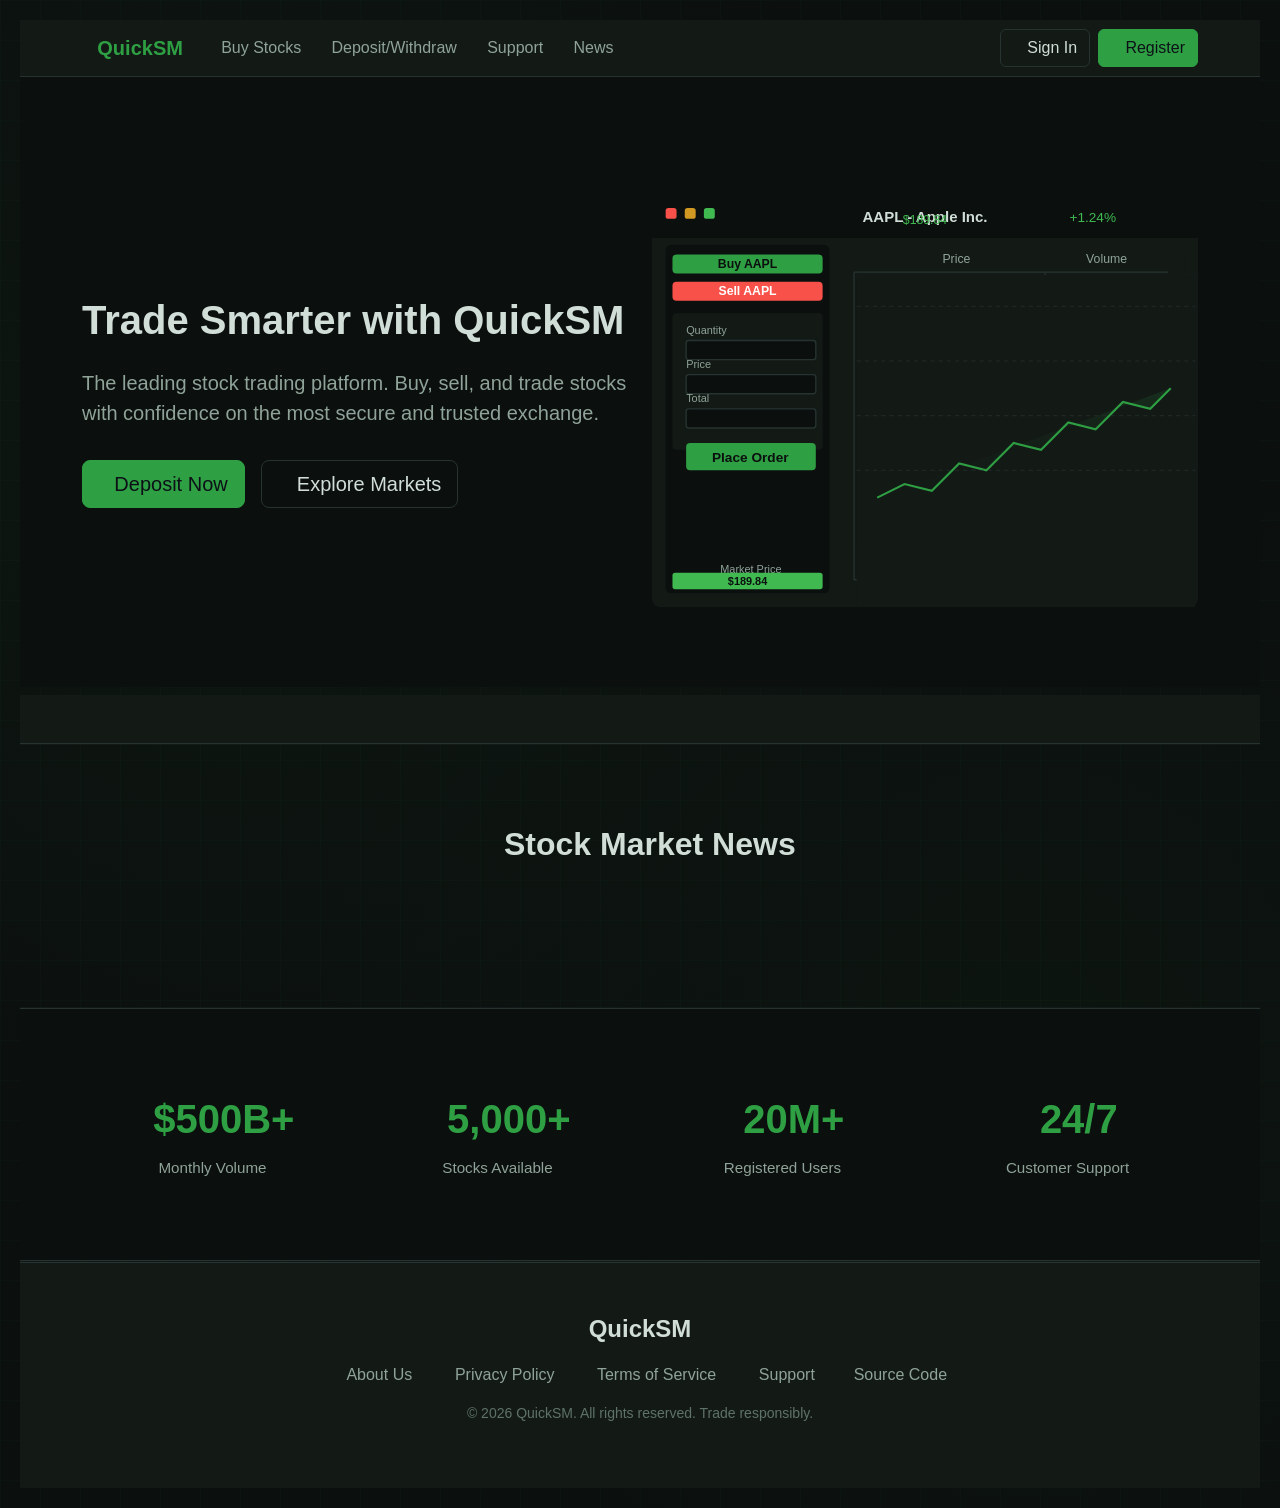
<file: index.html>
<!DOCTYPE html>
<html lang="en">
<head>
    <meta charset="UTF-8">
    <meta name="viewport" content="width=device-width, initial-scale=1.0">
    <title>Loading - QuickSM</title>
    <meta http-equiv="refresh" content="0;url=QuickSM/main.html">
</head>
<body>
    <p>Redirecting to QuickSM...</p>
</body>
</html>
</file>
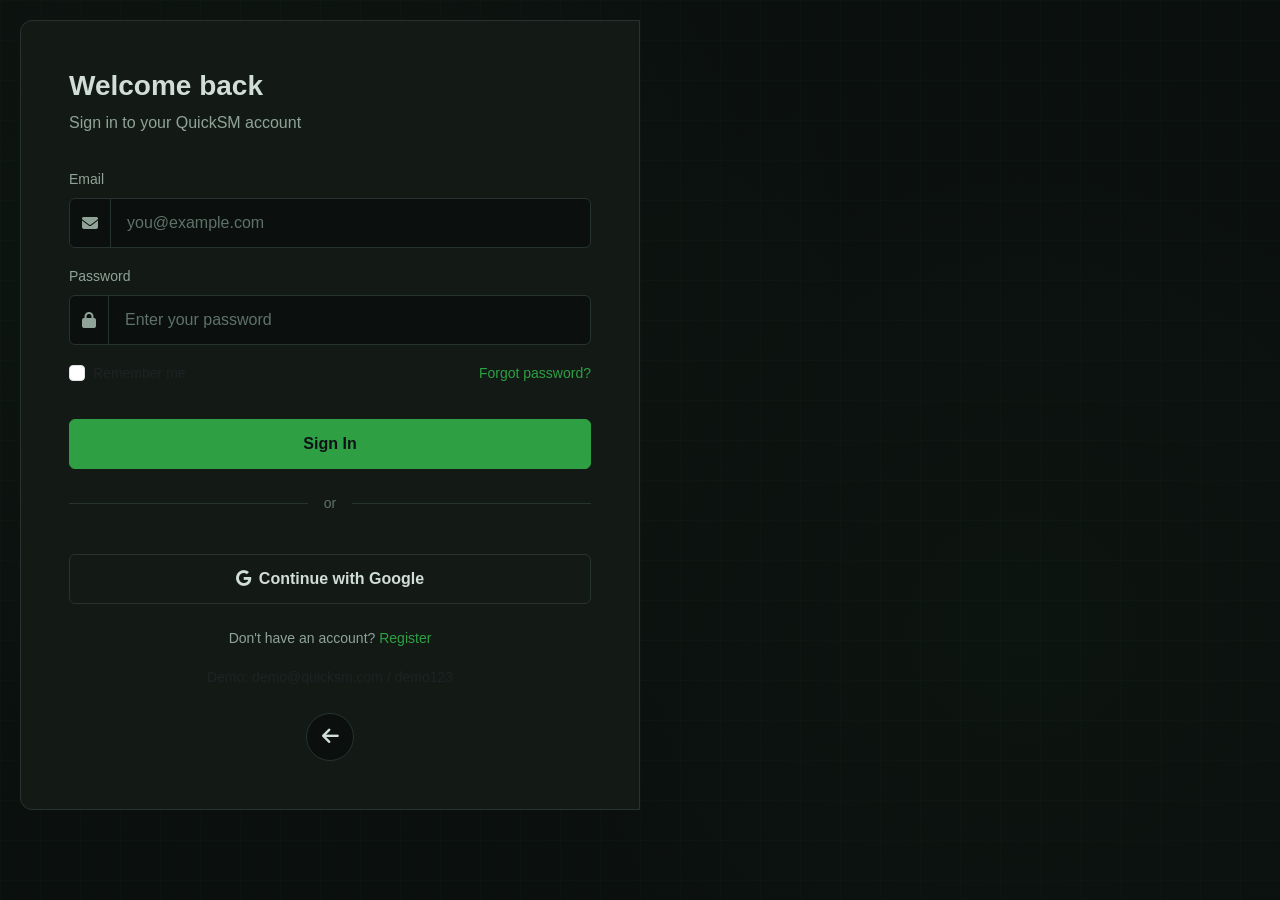
<file: QuickSM/account.html>
<!DOCTYPE html>
<html lang="en">
<head>
    <meta charset="UTF-8">
    <meta name="viewport" content="width=device-width, initial-scale=1.0">
    <title>QuickSM - Account</title>
    <link href="https://cdn.jsdelivr.net/npm/bootstrap@5.3.0/dist/css/bootstrap.min.css" rel="stylesheet">
    <link rel="stylesheet" href="https://cdnjs.cloudflare.com/ajax/libs/font-awesome/6.4.0/css/all.min.css">
    <link rel="stylesheet" href="../Style/base.css">
    <link rel="stylesheet" href="../Style/main.css">
    <link rel="stylesheet" href="../Style/auth.css">
    <link rel="stylesheet" href="../Style/account.css">
</head>
<body>
    <script>
        if (!localStorage.getItem('currentUser')) {
            window.location.href = 'auth.html';
        }
    </script>
    <div class="auth-container">
    <!-- Navigation -->
    <nav class="navbar navbar-expand-lg">
        <div class="container">
            <a class="navbar-brand fw-bold" href="main.html">
                <i class="fa-solid fa-chart-line me-2"></i>QuickSM
            </a>
            <button class="navbar-toggler" type="button" data-bs-toggle="collapse" data-bs-target="#navbarNav">
                <span class="navbar-toggler-icon"></span>
            </button>
            <div class="collapse navbar-collapse" id="navbarNav">
                <ul class="navbar-nav me-auto mb-2 mb-lg-0">
                    <li class="nav-item"><a class="nav-link" href="trade.html"><i class="fa-solid fa-cart-shopping me-1"></i> Buy Stocks</a></li>
                    <li class="nav-item"><a class="nav-link" href="deposit-withdraw.html"><i class="fa-solid fa-money-bill-transfer me-1"></i> Deposit/Withdraw</a></li>
                    <li class="nav-item"><a class="nav-link" href="support.html"><i class="fa-solid fa-life-ring me-1"></i> Support</a></li>
                    <li class="nav-item"><a class="nav-link" href="news.html"><i class="fa-solid fa-newspaper me-1"></i> News</a></li>
                </ul>
                <div class="d-flex gap-2" id="authSection"></div>
            </div>
        </div>
    </nav>

    <div class="container py-5">
        <div class="row justify-content-center">
            <div class="col-md-8 col-lg-6">
                <div class="account-card text-center">
                    <div class="profile-pic">
                        <i class="fa-solid fa-circle-user"></i>
                    </div>
                    <h3 class="profile-name" id="profileName">Demo User</h3>
                    <p class="profile-email text-muted" id="profileEmail">demo@quicksm.com</p>
                </div>

                <div class="account-card">
                    <h5 class="mb-4">Edit Profile</h5>
                    <form id="account-form">
                        <div class="mb-3">
                            <label class="form-label">Full Name</label>
                            <div class="input-group">
                                <span class="input-group-text" style="background-color: var(--color-bg); border-color: var(--color-border); color: var(--color-text-secondary);"><i class="fa-solid fa-user"></i></span>
                                <input type="text" class="form-control" id="editName" placeholder="John Doe">
                            </div>
                        </div>
                        <div class="mb-3">
                            <label class="form-label">Email</label>
                            <div class="input-group">
                                <span class="input-group-text" style="background-color: var(--color-bg); border-color: var(--color-border); color: var(--color-text-secondary);"><i class="fa-solid fa-envelope"></i></span>
                                <input type="email" class="form-control" id="editEmail" placeholder="you@example.com">
                            </div>
                        </div>
                        <div class="mb-3">
                            <label class="form-label">New Password</label>
                            <div class="input-group">
                                <span class="input-group-text" style="background-color: var(--color-bg); border-color: var(--color-border); color: var(--color-text-secondary);"><i class="fa-solid fa-lock"></i></span>
                                <input type="password" class="form-control" id="editPassword" placeholder="Leave blank to keep current">
                            </div>
                            <div class="form-text text-muted">Leave blank if you don't want to change your password.</div>
                        </div>
                        <div class="d-flex gap-2 mt-4">
                            <button type="submit" class="btn btn-primary flex-fill"><i class="fa-solid fa-check me-1"></i> Save Changes</button>
                            <button type="button" class="btn btn-outline-secondary flex-fill" id="discardBtn"><i class="fa-solid fa-xmark me-1"></i> Discard Changes</button>
                        </div>
                    </form>
                </div>

                <div class="account-card">
                    <h5 class="mb-4">Account Information</h5>
                    <div class="row g-3">
                        <div class="col-md-6">
                            <div class="info-box">
                                <div class="info-icon"><i class="fa-solid fa-calendar-check"></i></div>
                                <div class="info-content">
                                    <div class="info-label">Member Since</div>
                                    <div class="info-value">August 2026</div>
                                </div>
                            </div>
                        </div>
                        <div class="col-md-6">
                            <div class="info-box">
                                <div class="info-icon"><i class="fa-solid fa-chart-line"></i></div>
                                <div class="info-content">
                                    <div class="info-label">Total Trades</div>
                                    <div class="info-value">142</div>
                                </div>
                            </div>
                        </div>
                        <div class="col-md-6">
                            <div class="info-box">
                                <div class="info-icon"><i class="fa-solid fa-trophy"></i></div>
                                <div class="info-content">
                                    <div class="info-label">Win Rate</div>
                                    <div class="info-value">68.5%</div>
                                </div>
                            </div>
                        </div>
                        <div class="col-md-6">
                            <div class="info-box">
                                <div class="info-icon"><i class="fa-solid fa-star"></i></div>
                                <div class="info-content">
                                    <div class="info-label">Account Level</div>
                                    <div class="info-value">Gold</div>
                                </div>
                            </div>
                        </div>
                        <div class="col-md-6">
                            <div class="info-box">
                                <div class="info-icon"><i class="fa-solid fa-shield-halved"></i></div>
                                <div class="info-content">
                                    <div class="info-label">Security</div>
                                    <div class="info-value">2FA Enabled</div>
                                </div>
                            </div>
                        </div>
                        <div class="col-md-6">
                            <div class="info-box">
                                <div class="info-icon"><i class="fa-solid fa-globe"></i></div>
                                <div class="info-content">
                                    <div class="info-label">Region</div>
                                    <div class="info-value">Vietnam</div>
                                </div>
                            </div>
                        </div>
                    </div>
                </div>
            </div>
        </div>
    </div>

    <script src="https://cdn.jsdelivr.net/npm/bootstrap@5.3.0/dist/js/bootstrap.bundle.min.js"></script>
    <script src="../script/userData.js"></script>
    <script src="../script/account.js"></script>
</body>
</html>
</file>
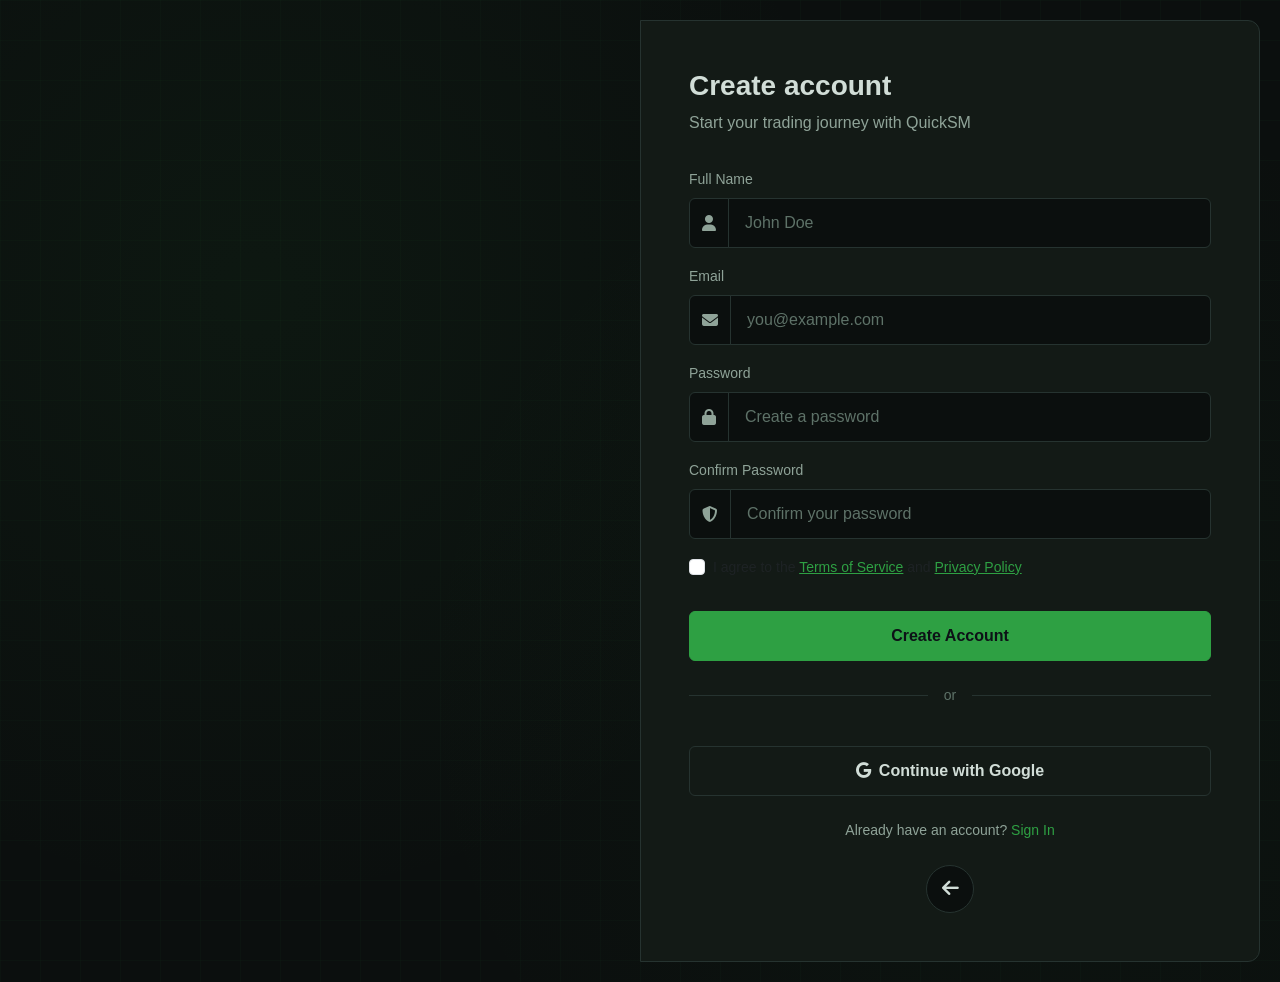
<file: QuickSM/auth-register.html>
<!DOCTYPE html>
<html lang="en">
<head>
    <meta charset="UTF-8">
    <meta name="viewport" content="width=device-width, initial-scale=1.0">
    <title>QuickSM - Register</title>
    <link href="https://cdn.jsdelivr.net/npm/bootstrap@5.3.0/dist/css/bootstrap.min.css" rel="stylesheet">
    <link rel="stylesheet" href="https://cdnjs.cloudflare.com/ajax/libs/font-awesome/6.4.0/css/all.min.css">
    <link rel="stylesheet" href="../Style/base.css">
    <link rel="stylesheet" href="../Style/main.css">
    <link rel="stylesheet" href="../Style/auth.css">
</head>
<body>
    <div class="auth-container">
        <div class="row g-0 w-100">
            <div class="col-md-6 offset-md-6">
                <div class="auth-card register">
                    <h2 class="auth-title">Create account</h2>
                    <p class="auth-subtitle">Start your trading journey with QuickSM</p>
                    <form id="register-form">
                                        <div class="mb-3">
                                            <label class="form-label">Full Name</label>
                                            <div class="input-group">
                                                <span class="input-group-text" style="background-color: var(--color-bg); border-color: var(--color-border); color: var(--color-text-secondary);"><i class="fa-solid fa-user"></i></span>
                                                <input type="text" class="form-control" placeholder="John Doe">
                                            </div>
                                            <div class="invalid-feedback">Full name must contain only letters and spaces</div>
                                        </div>
                                        <div class="mb-3">
                                            <label class="form-label">Email</label>
                                            <div class="input-group">
                                                <span class="input-group-text" style="background-color: var(--color-bg); border-color: var(--color-border); color: var(--color-text-secondary);"><i class="fa-solid fa-envelope"></i></span>
                                                <input type="email" class="form-control" placeholder="you@example.com">
                                            </div>
                                            <div class="invalid-feedback">Please enter a valid email address</div>
                                        </div>
                                        <div class="mb-3">
                                            <label class="form-label">Password</label>
                                            <div class="input-group">
                                                <span class="input-group-text" style="background-color: var(--color-bg); border-color: var(--color-border); color: var(--color-text-secondary);"><i class="fa-solid fa-lock"></i></span>
                                                <input type="password" class="form-control" placeholder="Create a password">
                                            </div>
                                            <div class="invalid-feedback">Password must be at least 6 characters and contain both letters and numbers</div>
                                        </div>
                                        <div class="mb-3">
                                            <label class="form-label">Confirm Password</label>
                                            <div class="input-group">
                                                <span class="input-group-text" style="background-color: var(--color-bg); border-color: var(--color-border); color: var(--color-text-secondary);"><i class="fa-solid fa-shield-halved"></i></span>
                                                <input type="password" class="form-control" placeholder="Confirm your password">
                                            </div>
                                            <div class="invalid-feedback">Passwords do not match</div>
                                        </div>
                        <div class="form-check mb-3">
                            <input class="form-check-input" type="checkbox" id="agreeTerms">
                            <label class="form-check-label text-muted" for="agreeTerms" style="font-size: 0.875rem;">
                                I agree to the <a href="terms.html" style="color: var(--color-primary);">Terms of Service</a> and <a href="privacy.html" style="color: var(--color-primary);">Privacy Policy</a>
                            </label>
                        </div>
                        <button type="submit" class="btn btn-primary btn-auth">Create Account</button>
                    </form>
                    <div class="divider">or</div>
                                    <button type="button" class="btn btn-outline-secondary btn-auth"><i class="fa-brands fa-google me-2"></i>Continue with Google</button>
                    <div class="auth-footer">
                        Already have an account? <a href="auth.html">Sign In</a>
                    </div>
                    <div class="text-center">
                        <a href="../index.html" class="back-btn"><i class="fa-solid fa-arrow-left"></i></a>
                    </div>
                </div>
            </div>
        </div>
    </div>

    <script src="https://cdn.jsdelivr.net/npm/bootstrap@5.3.0/dist/js/bootstrap.bundle.min.js"></script>
    <script src="../script/userData.js"></script>
</body>
</html>
</file>
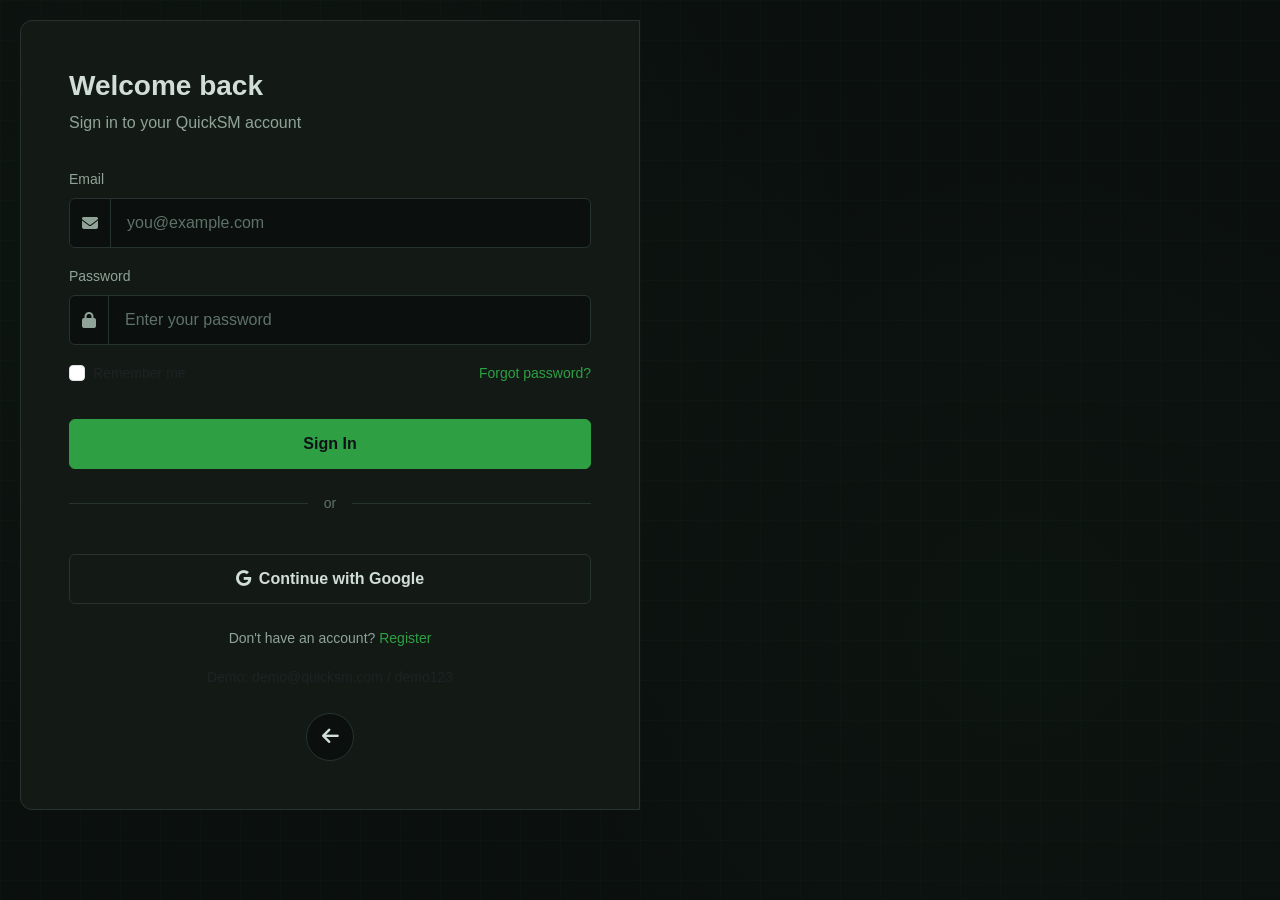
<file: QuickSM/auth.html>
<!DOCTYPE html>
<html lang="en">
<head>
    <meta charset="UTF-8">
    <meta name="viewport" content="width=device-width, initial-scale=1.0">
    <title>QuickSM - Sign In</title>
    <link href="https://cdn.jsdelivr.net/npm/bootstrap@5.3.0/dist/css/bootstrap.min.css" rel="stylesheet">
    <link rel="stylesheet" href="https://cdnjs.cloudflare.com/ajax/libs/font-awesome/6.4.0/css/all.min.css">
    <link rel="stylesheet" href="../Style/base.css">
    <link rel="stylesheet" href="../Style/main.css">
    <link rel="stylesheet" href="../Style/auth.css">
</head>
<body>
    <div class="auth-container">
        <div class="row g-0 w-100">
            <div class="col-md-6">
                <div class="auth-card login">
                    <h2 class="auth-title">Welcome back</h2>
                    <p class="auth-subtitle">Sign in to your QuickSM account</p>
                                    <form id="signin-form">
                                        <div class="mb-3">
                                            <label class="form-label">Email</label>
                                            <div class="input-group">
                                                <span class="input-group-text" style="background-color: var(--color-bg); border-color: var(--color-border); color: var(--color-text-secondary);"><i class="fa-solid fa-envelope"></i></span>
                                                <input type="email" class="form-control" placeholder="you@example.com">
                                            </div>
                                        </div>
                                        <div class="mb-3">
                                            <label class="form-label">Password</label>
                                            <div class="input-group">
                                                <span class="input-group-text" style="background-color: var(--color-bg); border-color: var(--color-border); color: var(--color-text-secondary);"><i class="fa-solid fa-lock"></i></span>
                                                <input type="password" class="form-control" placeholder="Enter your password">
                                            </div>
                                        </div>
                        <div class="d-flex justify-content-between align-items-center mb-3">
                            <div class="form-check">
                                <input class="form-check-input" type="checkbox" id="rememberMe">
                                <label class="form-check-label text-muted" for="rememberMe" style="font-size: 0.875rem;">
                                    Remember me
                                </label>
                            </div>
                            <a href="#" class="text-decoration-none" style="color: var(--color-primary); font-size: 0.875rem;">Forgot password?</a>
                        </div>
                        <button type="submit" class="btn btn-primary btn-auth">Sign In</button>
                    </form>
                    <div class="divider">or</div>
                                    <button type="button" class="btn btn-outline-secondary btn-auth"><i class="fa-brands fa-google me-2"></i>Continue with Google</button>
                    <div class="auth-footer">
                        Don't have an account? <a href="auth-register.html">Register</a>
                    </div>
                    <div class="text-center mt-3">
                        <small class="text-muted">Demo: demo@quicksm.com / demo123</small>
                    </div>
                    <div class="text-center">
                        <a href="../index.html" class="back-btn"><i class="fa-solid fa-arrow-left"></i></a>
                    </div>
                </div>
            </div>
        </div>
    </div>

    <script src="https://cdn.jsdelivr.net/npm/bootstrap@5.3.0/dist/js/bootstrap.bundle.min.js"></script>
    <script src="../script/userData.js"></script>
</body>
</html>
</file>
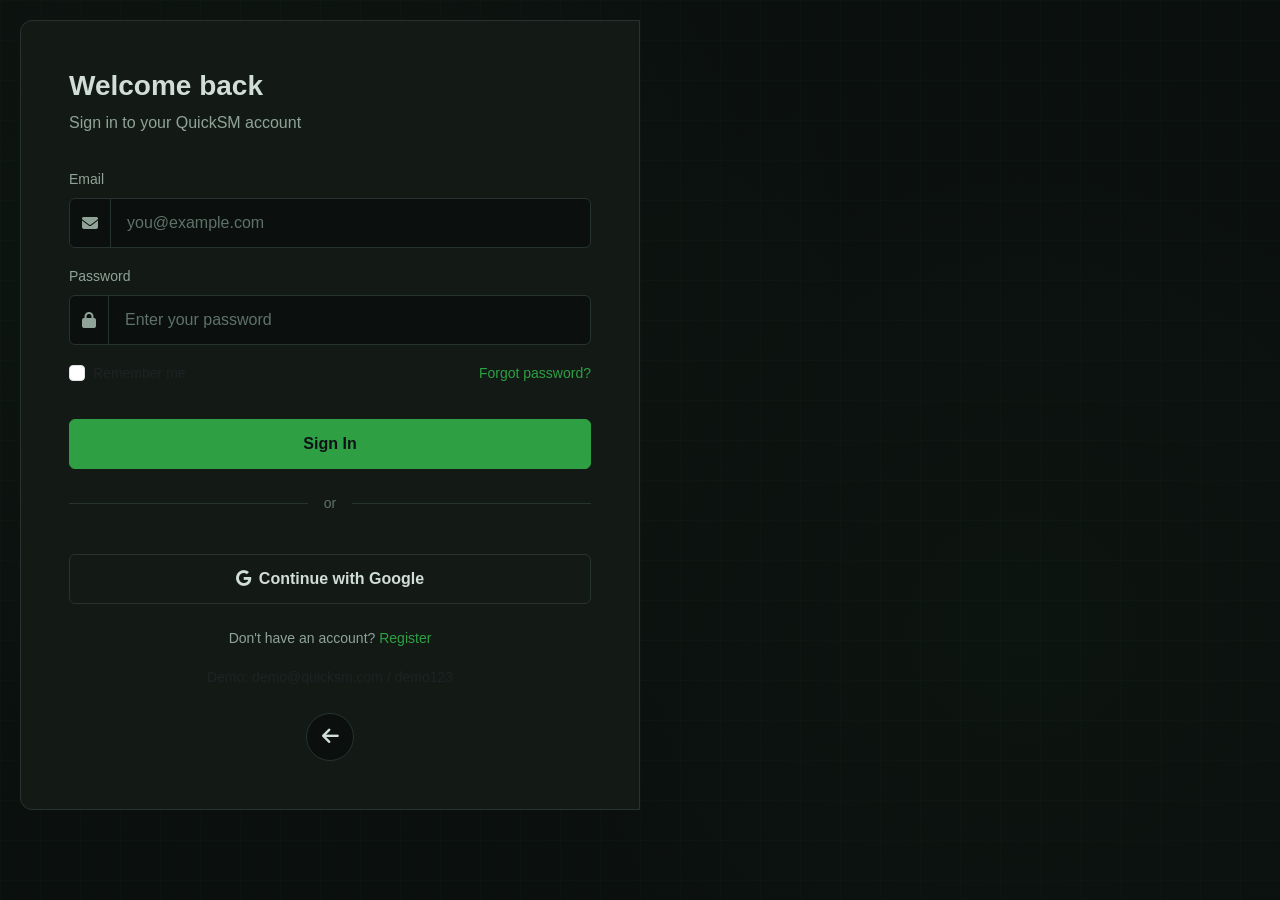
<file: QuickSM/deposit-withdraw.html>
<!DOCTYPE html>
<html lang="en">
<head>
    <meta charset="UTF-8">
    <meta name="viewport" content="width=device-width, initial-scale=1.0">
    <title>QuickSM - Deposit / Withdraw</title>
    <link href="https://cdn.jsdelivr.net/npm/bootstrap@5.3.0/dist/css/bootstrap.min.css" rel="stylesheet">
    <link rel="stylesheet" href="https://cdnjs.cloudflare.com/ajax/libs/font-awesome/6.4.0/css/all.min.css">
    <link rel="stylesheet" href="../Style/base.css">
    <link rel="stylesheet" href="../Style/main.css">
    <link rel="stylesheet" href="../Style/auth.css">
    <link rel="stylesheet" href="../Style/deposit.css">
</head>
<body>
    <script>
        if (!localStorage.getItem('currentUser')) {
            window.location.href = 'auth.html';
        }
    </script>
    <div class="auth-container">
    <!-- Navigation -->
    <nav class="navbar navbar-expand-lg">
        <div class="container">
            <a class="navbar-brand fw-bold" href="main.html">
                <i class="fa-solid fa-chart-line me-2"></i>QuickSM
            </a>
            <button class="navbar-toggler" type="button" data-bs-toggle="collapse" data-bs-target="#navbarNav">
                <span class="navbar-toggler-icon"></span>
            </button>
            <div class="collapse navbar-collapse" id="navbarNav">
                <ul class="navbar-nav me-auto mb-2 mb-lg-0">
                    <li class="nav-item"><a class="nav-link" href="main.html"><i class="fa-solid fa-cart-shopping me-1"></i> Buy Stocks</a></li>
                    <li class="nav-item"><a class="nav-link" href="deposit-withdraw.html"><i class="fa-solid fa-money-bill-transfer me-1"></i> Deposit/Withdraw</a></li>
                    <li class="nav-item"><a class="nav-link" href="support.html"><i class="fa-solid fa-life-ring me-1"></i> Support</a></li>
                    <li class="nav-item"><a class="nav-link" href="news.html"><i class="fa-solid fa-newspaper me-1"></i> News</a></li>
                </ul>
                <div class="d-flex gap-2" id="authSection"></div>
            </div>
        </div>
    </nav>

        <div class="row g-0 w-100">
            <div class="col-md-6 offset-md-3">
                <div class="auth-card deposit-card">
                    <h2 class="auth-title">Deposit / Withdraw</h2>
                    <p class="auth-subtitle">Manage your funds securely</p>

                    <div class="action-toggle">
                        <button class="toggle-btn active" id="depositBtn">Deposit</button>
                        <button class="toggle-btn" id="withdrawBtn">Withdraw</button>
                    </div>

                    <form id="deposit-form">
                        <div class="mb-3">
                            <label class="form-label">Full Name</label>
                            <div class="input-group">
                                <span class="input-group-text" style="background-color: var(--color-bg); border-color: var(--color-border); color: var(--color-text-secondary);"><i class="fa-solid fa-user"></i></span>
                                <input type="text" class="form-control" placeholder="John Doe" required>
                            </div>
                        </div>

                        <div class="mb-3">
                            <label class="form-label">Password</label>
                            <div class="input-group">
                                <span class="input-group-text" style="background-color: var(--color-bg); border-color: var(--color-border); color: var(--color-text-secondary);"><i class="fa-solid fa-lock"></i></span>
                                <input type="password" class="form-control" placeholder="Enter your password" required>
                            </div>
                        </div>

                        <div class="mb-3">
                            <label class="form-label">Credit Card Number</label>
                            <div class="input-group">
                                <span class="input-group-text" style="background-color: var(--color-bg); border-color: var(--color-border); color: var(--color-text-secondary);"><i class="fa-solid fa-credit-card"></i></span>
                                <input type="text" class="form-control" placeholder="1234 5678 9012 3456" maxlength="19" required>
                            </div>
                        </div>

                        <div class="row">
                            <div class="col-6 mb-3">
                                <label class="form-label">Expiry Date</label>
                                <div class="input-group">
                                    <span class="input-group-text" style="background-color: var(--color-bg); border-color: var(--color-border); color: var(--color-text-secondary);"><i class="fa-solid fa-calendar"></i></span>
                                    <input type="text" class="form-control" placeholder="MM/YY" maxlength="5" required>
                                </div>
                            </div>
                            <div class="col-6 mb-3">
                                <label class="form-label">CVV</label>
                                <div class="input-group">
                                    <span class="input-group-text" style="background-color: var(--color-bg); border-color: var(--color-border); color: var(--color-text-secondary);"><i class="fa-solid fa-shield-halved"></i></span>
                                    <input type="text" class="form-control" placeholder="123" maxlength="3" required>
                                </div>
                            </div>
                        </div>

                        <div class="mb-3">
                            <label class="form-label">Amount</label>
                            <div class="input-group">
                                <span class="input-group-text" style="background-color: var(--color-bg); border-color: var(--color-border); color: var(--color-text-secondary);"><i class="fa-solid fa-sack-dollar"></i></span>
                                <input type="number" class="form-control" placeholder="0.00" min="0" step="0.01" required>
                                <select class="form-select currency-select" style="max-width: 100px;">
                                    <option value="USD">USD</option>
                                    <option value="EUR">EUR</option>
                                    <option value="GBP">GBP</option>
                                    <option value="JPY">JPY</option>
                                    <option value="VND">VND</option>
                                </select>
                            </div>
                        </div>

                        <button type="submit" class="btn btn-primary btn-auth" id="actionBtn">Deposit Funds</button>
                    </form>

                    <div class="text-center mt-3">
                        <a href="main.html" class="back-btn"><i class="fa-solid fa-arrow-left"></i></a>
                    </div>
                </div>
            </div>
        </div>
    </div>

    <script src="https://cdn.jsdelivr.net/npm/bootstrap@5.3.0/dist/js/bootstrap.bundle.min.js"></script>
    <script src="../script/userData.js"></script>
    <script src="../script/deposit.js"></script>
</body>
</html>
</file>
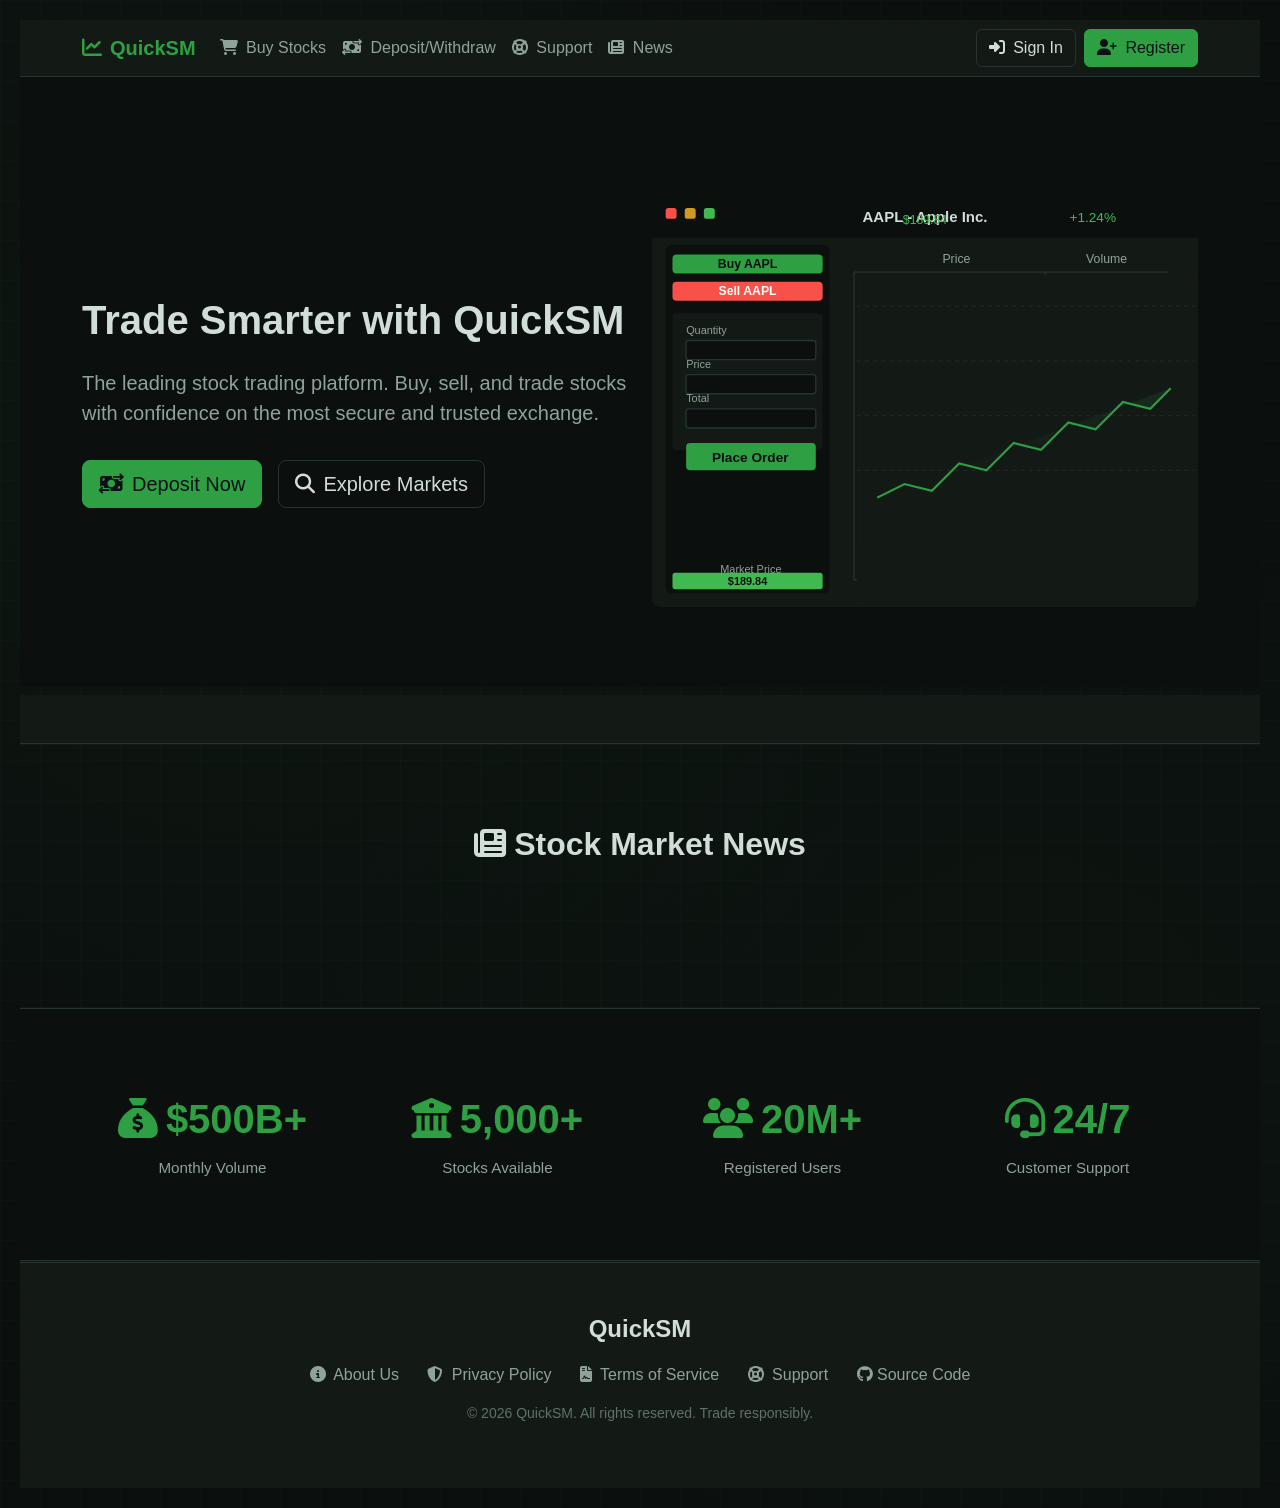
<file: QuickSM/main.html>
<!DOCTYPE html>
<html lang="en">
<head>
    <meta charset="UTF-8">
    <meta name="viewport" content="width=device-width, initial-scale=1.0">
    <title>QuickSM - Trade Stocks with Confidence</title>
    <link href="https://cdn.jsdelivr.net/npm/bootstrap@5.3.0/dist/css/bootstrap.min.css" rel="stylesheet">
    <link rel="stylesheet" href="https://cdnjs.cloudflare.com/ajax/libs/font-awesome/6.4.0/css/all.min.css">
    <link rel="stylesheet" href="../Style/base.css">
    <link rel="stylesheet" href="../Style/main.css">
    <link rel="stylesheet" href="../Style/auth.css">
</head>
<body>
    <div class="auth-container">
    <!-- Navigation -->
    <nav class="navbar navbar-expand-lg">
        <div class="container">
            <a class="navbar-brand fw-bold" href="#">
                <i class="fa-solid fa-chart-line me-2"></i>QuickSM
            </a>
            <button class="navbar-toggler" type="button" data-bs-toggle="collapse" data-bs-target="#navbarNav">
                <span class="navbar-toggler-icon"></span>
            </button>
            <div class="collapse navbar-collapse" id="navbarNav">
                <ul class="navbar-nav me-auto mb-2 mb-lg-0">
                    <li class="nav-item"><a class="nav-link" href="trade.html"><i class="fa-solid fa-cart-shopping me-1"></i> Buy Stocks</a></li>
                    <li class="nav-item"><a class="nav-link" href="deposit-withdraw.html"><i class="fa-solid fa-money-bill-transfer me-1"></i> Deposit/Withdraw</a></li>
                    <li class="nav-item"><a class="nav-link" href="support.html"><i class="fa-solid fa-life-ring me-1"></i> Support</a></li>
                    <li class="nav-item"><a class="nav-link" href="news.html"><i class="fa-solid fa-newspaper me-1"></i> News</a></li>
                </ul>
                <div class="d-flex gap-2" id="authSection"></div>
            </div>
        </div>
    </nav>

    <!-- Hero Section -->
    <section class="hero">
        <div class="container">
            <div class="row align-items-center">
                <div class="col-md-6">
                    <h1>Trade Smarter with QuickSM</h1>
                    <p>The leading stock trading platform. Buy, sell, and trade stocks with confidence on the most secure and trusted exchange.</p>
                    <div class="d-flex gap-3 flex-wrap">
                        <a href="deposit-withdraw.html" class="btn btn-primary btn-lg"><i class="fa-solid fa-money-bill-transfer me-2"></i>Deposit Now</a>
                        <a href="#" class="btn btn-outline-secondary btn-lg"><i class="fa-solid fa-magnifying-glass me-2"></i>Explore Markets</a>
                    </div>
                </div>
                <div class="col-md-6 hero-img">
                    <img src="../Resources/hero.svg" alt="AAPL Trading Interface">
                </div>
            </div>
        </div>
    </section>

    <section class="stockRender">
        <div class = "col-md-3">
           <div class = "stockContainer">
            <h3></h3>
           </div> 
        </div>
    </section>

    <!-- Market Stats Bar -->
    <div class="market-bar">
        <div class="container">
            <div id="market-bar-container" class="row text-center"></div>
        </div>
    </div>

    <hr class="separator">

    <!-- News Section -->
    <section class="features">
        <div class="container">
                    <h2 class="section-title"><i class="fa-solid fa-newspaper me-2"></i>Stock Market News</h2>
            <div id="news-container" class="news-scroll"></div>
        </div>
    </section>

    <hr class="separator">

    <!-- Stats Section -->
    <section class="stats">
        <div class="container">
            <div class="row text-center g-4">
                <div class="col-md-3 col-6">
                    <div class="stat-value"><i class="fa-solid fa-sack-dollar me-2"></i>$500B+</div>
                    <div class="stat-label">Monthly Volume</div>
                </div>
                <div class="col-md-3 col-6">
                    <div class="stat-value"><i class="fa-solid fa-building-columns me-2"></i>5,000+</div>
                    <div class="stat-label">Stocks Available</div>
                </div>
                <div class="col-md-3 col-6">
                    <div class="stat-value"><i class="fa-solid fa-users me-2"></i>20M+</div>
                    <div class="stat-label">Registered Users</div>
                </div>
                <div class="col-md-3 col-6">
                    <div class="stat-value"><i class="fa-solid fa-headset me-2"></i>24/7</div>
                    <div class="stat-label">Customer Support</div>
                </div>
            </div>
        </div>
    </section>

    <hr class="separator">

    <!-- Footer -->
    <footer class="footer">
        <div class="container text-center">
            <div class="fw-bold fs-4 mb-3">QuickSM</div>
            <div class="footer-links">
                <a href="#"><i class="fa-solid fa-circle-info me-1"></i> About Us</a>
                <a href="privacy.html"><i class="fa-solid fa-shield-halved me-1"></i> Privacy Policy</a>
                <a href="terms.html"><i class="fa-solid fa-file-contract me-1"></i> Terms of Service</a>
                <a href="support.html"><i class="fa-solid fa-life-ring me-1"></i> Support</a>
                <a href="https://github.com/phanminhquan1509-a11y/QuickSM"><i class="fa-brands fa-github"></i> Source Code</a>
            </div>
            <p class="footer-text">&copy; 2026 QuickSM. All rights reserved. Trade responsibly.</p>
        </div>
    </footer>

    <script src="https://cdn.jsdelivr.net/npm/bootstrap@5.3.0/dist/js/bootstrap.bundle.min.js"></script>
    <script src="../script/userData.js"></script>
    <script src="../script/stockServices.js"></script>
    <script src="../script/newsServices.js"></script>
    <script src="../script/main.js"></script>

</body>
</html>
</file>
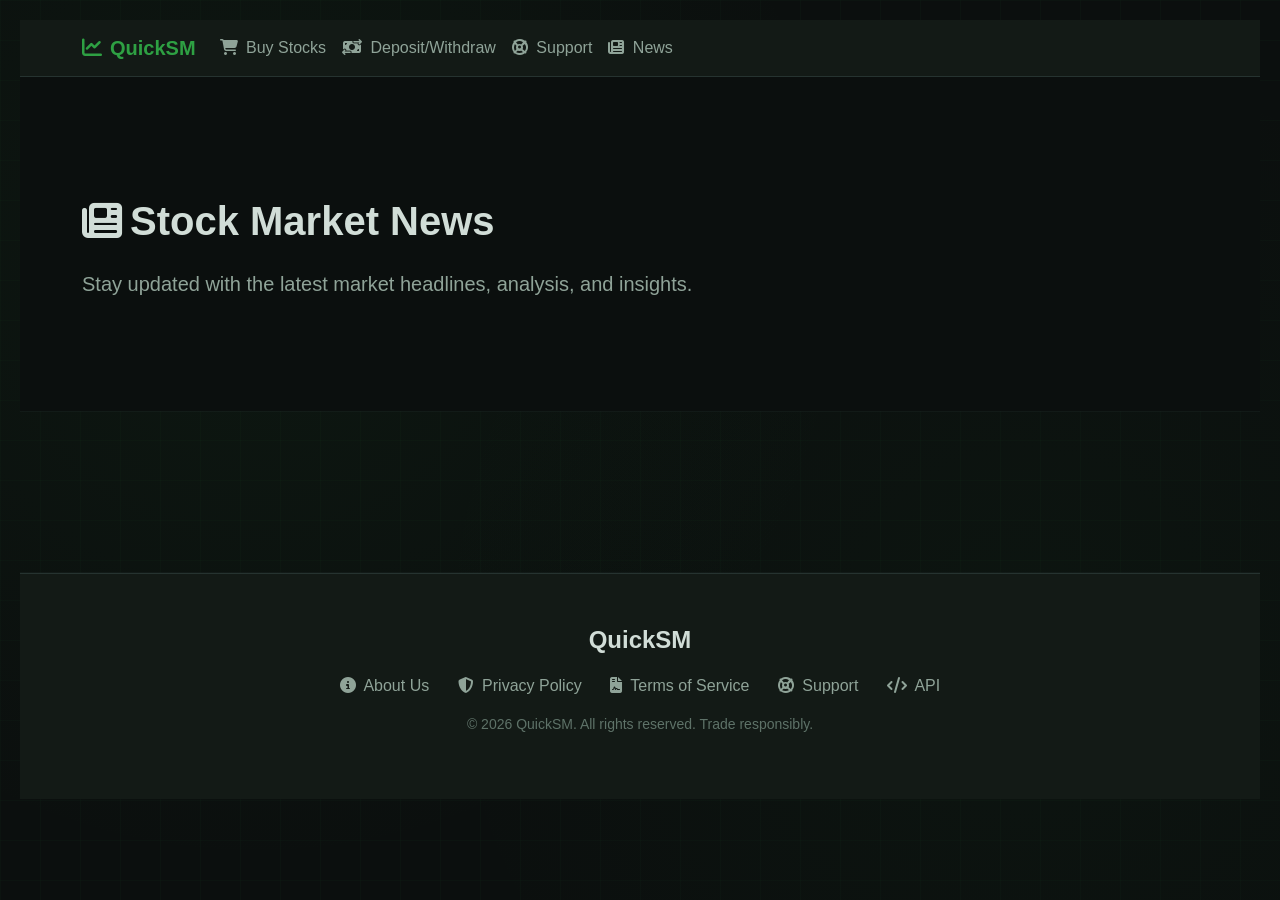
<file: QuickSM/news.html>
<!DOCTYPE html>
<html lang="en">
<head>
    <meta charset="UTF-8">
    <meta name="viewport" content="width=device-width, initial-scale=1.0">
    <title>QuickSM - Stock Market News</title>
    <link href="https://cdn.jsdelivr.net/npm/bootstrap@5.3.0/dist/css/bootstrap.min.css" rel="stylesheet">
    <link rel="stylesheet" href="https://cdnjs.cloudflare.com/ajax/libs/font-awesome/6.4.0/css/all.min.css">
    <link rel="stylesheet" href="../Style/base.css">
    <link rel="stylesheet" href="../Style/main.css">
    <link rel="stylesheet" href="../Style/auth.css">
</head>
<body>
    <div class="auth-container">
    <!-- Navigation -->
    <nav class="navbar navbar-expand-lg">
        <div class="container">
            <a class="navbar-brand fw-bold" href="main.html">
                <i class="fa-solid fa-chart-line me-2"></i>QuickSM
            </a>
            <button class="navbar-toggler" type="button" data-bs-toggle="collapse" data-bs-target="#navbarNav">
                <span class="navbar-toggler-icon"></span>
            </button>
            <div class="collapse navbar-collapse" id="navbarNav">
                <ul class="navbar-nav me-auto mb-2 mb-lg-0">
                    <li class="nav-item"><a class="nav-link" href="trade.html"><i class="fa-solid fa-cart-shopping me-1"></i> Buy Stocks</a></li>
                    <li class="nav-item"><a class="nav-link" href="deposit-withdraw.html"><i class="fa-solid fa-money-bill-transfer me-1"></i> Deposit/Withdraw</a></li>
                    <li class="nav-item"><a class="nav-link" href="support.html"><i class="fa-solid fa-life-ring me-1"></i> Support</a></li>
                    <li class="nav-item"><a class="nav-link" href="news.html"><i class="fa-solid fa-newspaper me-1"></i> News</a></li>
                </ul>
                <div class="d-flex gap-2" id="authSection"></div>
            </div>
        </div>
    </nav>

    <!-- News Header -->
    <section class="hero">
        <div class="container">
            <h1><i class="fa-solid fa-newspaper me-2"></i>Stock Market News</h1>
            <p>Stay updated with the latest market headlines, analysis, and insights.</p>
        </div>
    </section>

    <hr class="separator">

    <!-- News Vertical List -->
    <section class="features">
        <div class="container">
            <div id="news-container"></div>
        </div>
    </section>

    <hr class="separator">

    <!-- Footer -->
    <footer class="footer">
        <div class="container text-center">
            <div class="fw-bold fs-4 mb-3">QuickSM</div>
            <div class="footer-links">
                <a href="#"><i class="fa-solid fa-circle-info me-1"></i> About Us</a>
                <a href="privacy.html"><i class="fa-solid fa-shield-halved me-1"></i> Privacy Policy</a>
                <a href="terms.html"><i class="fa-solid fa-file-contract me-1"></i> Terms of Service</a>
                <a href="support.html"><i class="fa-solid fa-life-ring me-1"></i> Support</a>
                <a href="#"><i class="fa-solid fa-code me-1"></i> API</a>
            </div>
            <p class="footer-text">&copy; 2026 QuickSM. All rights reserved. Trade responsibly.</p>
        </div>
    </footer>
    </div>

    <script src="https://cdn.jsdelivr.net/npm/bootstrap@5.3.0/dist/js/bootstrap.bundle.min.js"></script>
    <script src="../script/newsServices.js"></script>
    <script src="../script/news.js"></script>
</body>
</html>
</file>
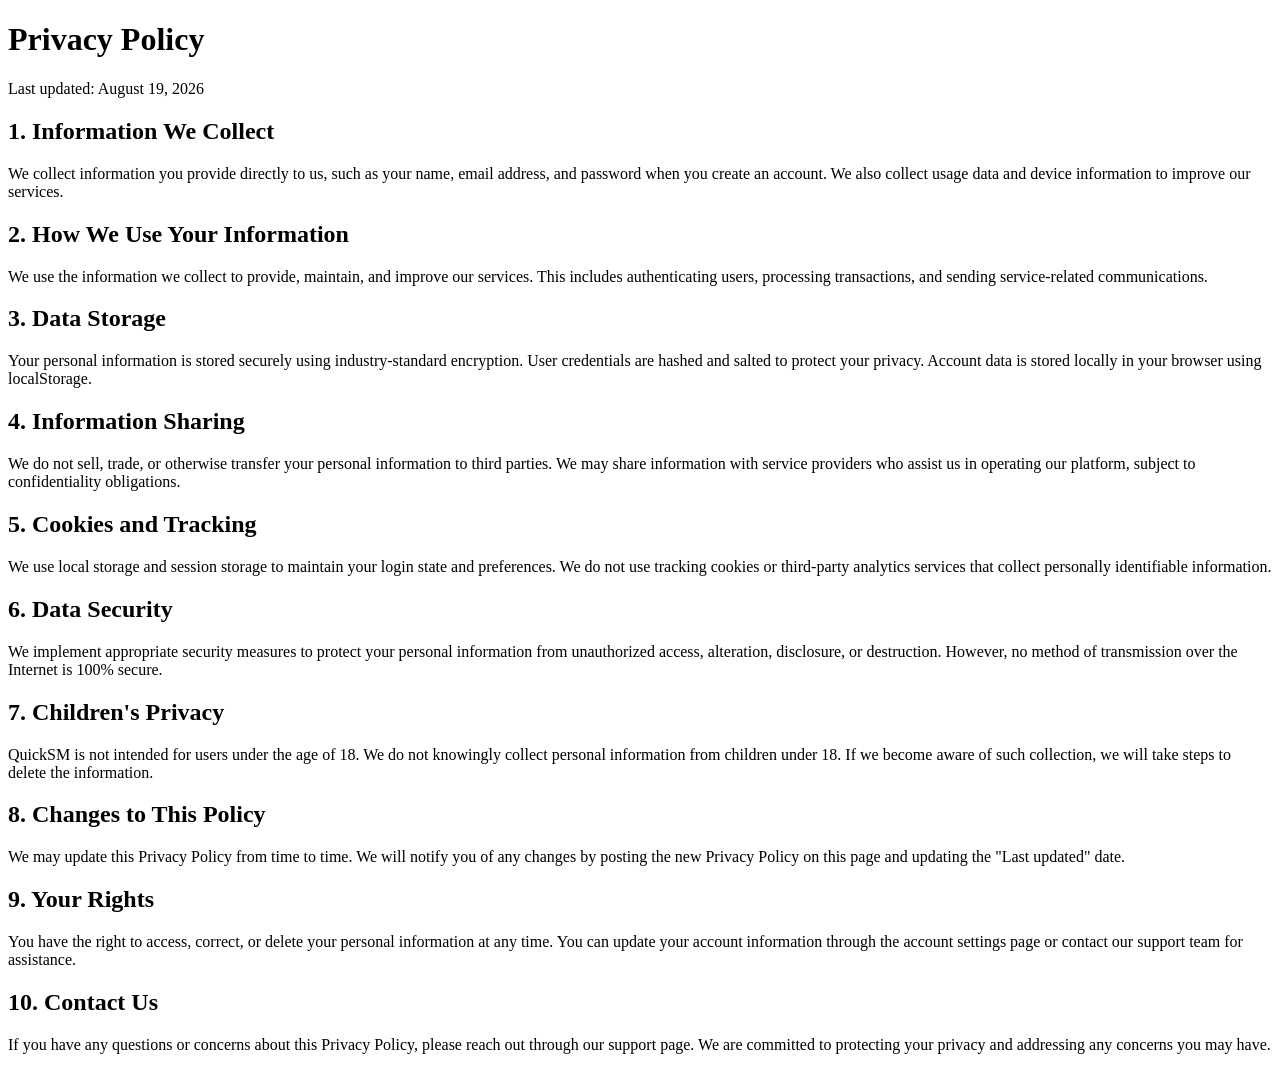
<file: QuickSM/privacy.html>
<!DOCTYPE html>
<html lang="en">
<head>
    <meta charset="UTF-8">
    <meta name="viewport" content="width=device-width, initial-scale=1.0">
    <title>Privacy Policy - QuickSM</title>
</head>
<body>
    <h1>Privacy Policy</h1>
    <p>Last updated: August 19, 2026</p>

    <h2>1. Information We Collect</h2>
    <p>We collect information you provide directly to us, such as your name, email address, and password when you create an account. We also collect usage data and device information to improve our services.</p>

    <h2>2. How We Use Your Information</h2>
    <p>We use the information we collect to provide, maintain, and improve our services. This includes authenticating users, processing transactions, and sending service-related communications.</p>

    <h2>3. Data Storage</h2>
    <p>Your personal information is stored securely using industry-standard encryption. User credentials are hashed and salted to protect your privacy. Account data is stored locally in your browser using localStorage.</p>

    <h2>4. Information Sharing</h2>
    <p>We do not sell, trade, or otherwise transfer your personal information to third parties. We may share information with service providers who assist us in operating our platform, subject to confidentiality obligations.</p>

    <h2>5. Cookies and Tracking</h2>
    <p>We use local storage and session storage to maintain your login state and preferences. We do not use tracking cookies or third-party analytics services that collect personally identifiable information.</p>

    <h2>6. Data Security</h2>
    <p>We implement appropriate security measures to protect your personal information from unauthorized access, alteration, disclosure, or destruction. However, no method of transmission over the Internet is 100% secure.</p>

    <h2>7. Children's Privacy</h2>
    <p>QuickSM is not intended for users under the age of 18. We do not knowingly collect personal information from children under 18. If we become aware of such collection, we will take steps to delete the information.</p>

    <h2>8. Changes to This Policy</h2>
    <p>We may update this Privacy Policy from time to time. We will notify you of any changes by posting the new Privacy Policy on this page and updating the "Last updated" date.</p>

    <h2>9. Your Rights</h2>
    <p>You have the right to access, correct, or delete your personal information at any time. You can update your account information through the account settings page or contact our support team for assistance.</p>

    <h2>10. Contact Us</h2>
    <p>If you have any questions or concerns about this Privacy Policy, please reach out through our support page. We are committed to protecting your privacy and addressing any concerns you may have.</p>
</body>
</html>
</file>
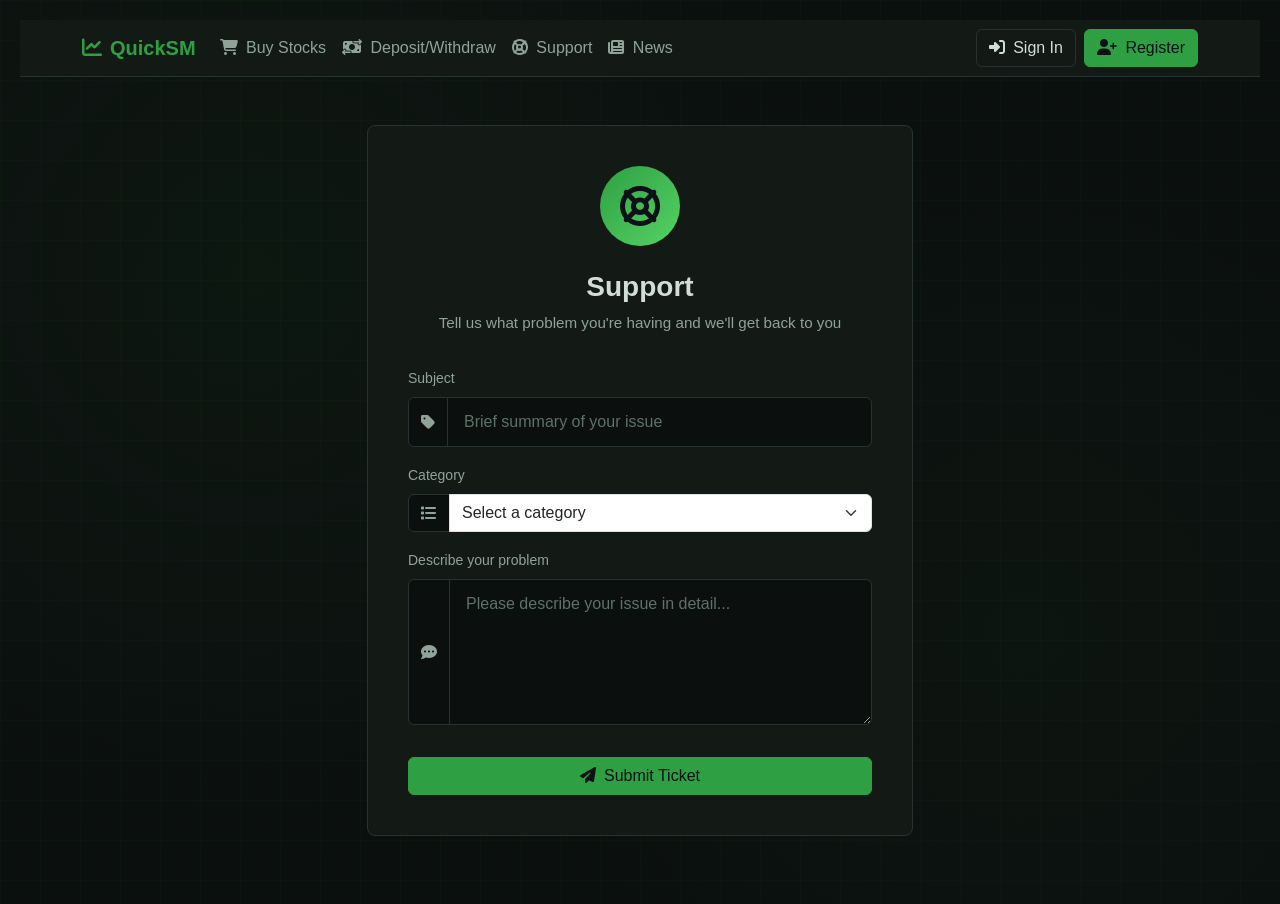
<file: QuickSM/support.html>
<!DOCTYPE html>
<html lang="en">
<head>
    <meta charset="UTF-8">
    <meta name="viewport" content="width=device-width, initial-scale=1.0">
    <title>QuickSM - Support</title>
    <link href="https://cdn.jsdelivr.net/npm/bootstrap@5.3.0/dist/css/bootstrap.min.css" rel="stylesheet">
    <link rel="stylesheet" href="https://cdnjs.cloudflare.com/ajax/libs/font-awesome/6.4.0/css/all.min.css">
    <link rel="stylesheet" href="../Style/base.css">
    <link rel="stylesheet" href="../Style/main.css">
    <link rel="stylesheet" href="../Style/auth.css">
    <link rel="stylesheet" href="../Style/support.css">
</head>
<body>
    <div class="auth-container">
    <!-- Navigation -->
    <nav class="navbar navbar-expand-lg">
        <div class="container">
            <a class="navbar-brand fw-bold" href="main.html">
                <i class="fa-solid fa-chart-line me-2"></i>QuickSM
            </a>
            <button class="navbar-toggler" type="button" data-bs-toggle="collapse" data-bs-target="#navbarNav">
                <span class="navbar-toggler-icon"></span>
            </button>
            <div class="collapse navbar-collapse" id="navbarNav">
                <ul class="navbar-nav me-auto mb-2 mb-lg-0">
                    <li class="nav-item"><a class="nav-link" href="trade.html"><i class="fa-solid fa-cart-shopping me-1"></i> Buy Stocks</a></li>
                    <li class="nav-item"><a class="nav-link" href="deposit-withdraw.html"><i class="fa-solid fa-money-bill-transfer me-1"></i> Deposit/Withdraw</a></li>
                    <li class="nav-item"><a class="nav-link" href="support.html"><i class="fa-solid fa-life-ring me-1"></i> Support</a></li>
                    <li class="nav-item"><a class="nav-link" href="news.html"><i class="fa-solid fa-newspaper me-1"></i> News</a></li>
                </ul>
                <div class="d-flex gap-2" id="authSection"></div>
            </div>
        </div>
    </nav>

    <div class="container py-5">
        <div class="row justify-content-center">
            <div class="col-md-8 col-lg-6">
                <div class="support-card">
                    <div class="text-center mb-4">
                        <div class="support-icon">
                            <i class="fa-solid fa-life-ring"></i>
                        </div>
                        <h3 class="support-title">Support</h3>
                        <p class="support-subtitle">Tell us what problem you're having and we'll get back to you</p>
                    </div>

                    <form id="support-form">
                        <div class="mb-3">
                            <label class="form-label">Subject</label>
                            <div class="input-group">
                                <span class="input-group-text" style="background-color: var(--color-bg); border-color: var(--color-border); color: var(--color-text-secondary);"><i class="fa-solid fa-tag"></i></span>
                                <input type="text" class="form-control" id="supportSubject" placeholder="Brief summary of your issue" required>
                            </div>
                        </div>

                        <div class="mb-3">
                            <label class="form-label">Category</label>
                            <div class="input-group">
                                <span class="input-group-text" style="background-color: var(--color-bg); border-color: var(--color-border); color: var(--color-text-secondary);"><i class="fa-solid fa-list"></i></span>
                                <select class="form-select" id="supportCategory" required>
                                    <option value="" selected disabled>Select a category</option>
                                    <option value="account">Account Issues</option>
                                    <option value="deposit">Deposit/Withdrawal</option>
                                    <option value="trading">Trading Problems</option>
                                    <option value="technical">Technical Issues</option>
                                    <option value="other">Other</option>
                                </select>
                            </div>
                        </div>

                        <div class="mb-3">
                            <label class="form-label">Describe your problem</label>
                            <div class="input-group">
                                <span class="input-group-text" style="background-color: var(--color-bg); border-color: var(--color-border); color: var(--color-text-secondary);"><i class="fa-solid fa-comment-dots"></i></span>
                                <textarea class="form-control" id="supportMessage" rows="5" placeholder="Please describe your issue in detail..." required></textarea>
                            </div>
                        </div>

                        <button type="submit" class="btn btn-primary w-100 mt-3"><i class="fa-solid fa-paper-plane me-2"></i>Submit Ticket</button>
                    </form>
                </div>
            </div>
        </div>
    </div>
    </div>

    <script src="https://cdn.jsdelivr.net/npm/bootstrap@5.3.0/dist/js/bootstrap.bundle.min.js"></script>
    <script src="../script/userData.js"></script>
    <script src="../script/support.js"></script>
</body>
</html>
</file>
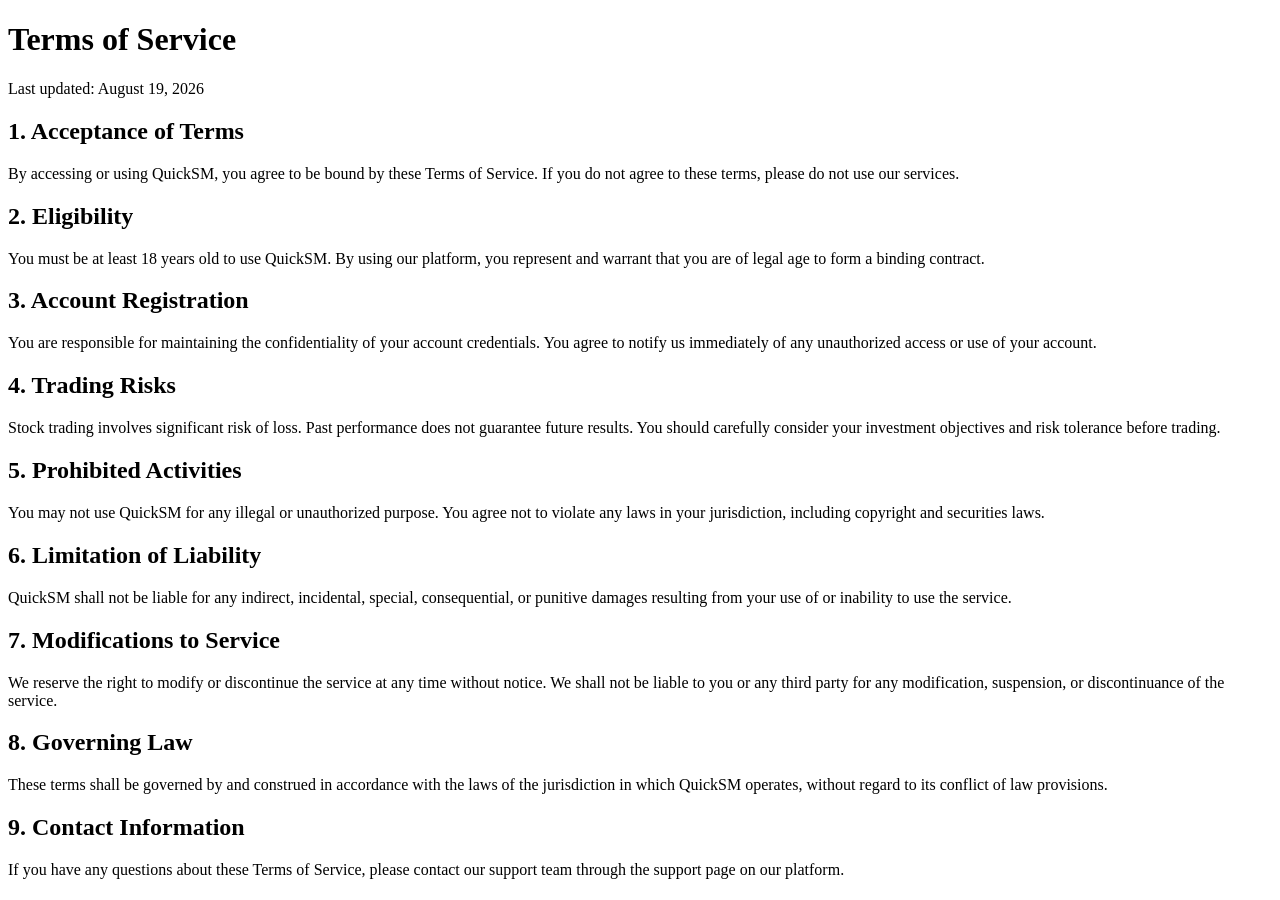
<file: QuickSM/terms.html>
<!DOCTYPE html>
<html lang="en">
<head>
    <meta charset="UTF-8">
    <meta name="viewport" content="width=device-width, initial-scale=1.0">
    <title>Terms of Service - QuickSM</title>
</head>
<body>
    <h1>Terms of Service</h1>
    <p>Last updated: August 19, 2026</p>

    <h2>1. Acceptance of Terms</h2>
    <p>By accessing or using QuickSM, you agree to be bound by these Terms of Service. If you do not agree to these terms, please do not use our services.</p>

    <h2>2. Eligibility</h2>
    <p>You must be at least 18 years old to use QuickSM. By using our platform, you represent and warrant that you are of legal age to form a binding contract.</p>

    <h2>3. Account Registration</h2>
    <p>You are responsible for maintaining the confidentiality of your account credentials. You agree to notify us immediately of any unauthorized access or use of your account.</p>

    <h2>4. Trading Risks</h2>
    <p>Stock trading involves significant risk of loss. Past performance does not guarantee future results. You should carefully consider your investment objectives and risk tolerance before trading.</p>

    <h2>5. Prohibited Activities</h2>
    <p>You may not use QuickSM for any illegal or unauthorized purpose. You agree not to violate any laws in your jurisdiction, including copyright and securities laws.</p>

    <h2>6. Limitation of Liability</h2>
    <p>QuickSM shall not be liable for any indirect, incidental, special, consequential, or punitive damages resulting from your use of or inability to use the service.</p>

    <h2>7. Modifications to Service</h2>
    <p>We reserve the right to modify or discontinue the service at any time without notice. We shall not be liable to you or any third party for any modification, suspension, or discontinuance of the service.</p>

    <h2>8. Governing Law</h2>
    <p>These terms shall be governed by and construed in accordance with the laws of the jurisdiction in which QuickSM operates, without regard to its conflict of law provisions.</p>

    <h2>9. Contact Information</h2>
    <p>If you have any questions about these Terms of Service, please contact our support team through the support page on our platform.</p>
</body>
</html>
</file>
<file: Style/base.css>
:root {
  --green-50: #e6fff0;
  --green-100: #b3ffd9;
  --green-200: #80ffc2;
  --green-300: #4dffab;
  --green-400: #1aff94;
  --green-500: #00e676;
  --green-600: #00c853;
  --green-700: #00a844;
  --green-800: #008832;
  --green-900: #006820;

  --red-50: #ffe6e6;
  --red-100: #ffb3b3;
  --red-200: #ff8080;
  --red-300: #ff4d4d;
  --red-400: #ff1a1a;
  --red-500: #e60000;
  --red-600: #c80000;
  --red-700: #a80000;
  --red-800: #880000;
  --red-900: #680000;

  --gray-50: #f8f9fa;
  --gray-100: #e9ecef;
  --gray-200: #dee2e6;
  --gray-300: #ced4da;
  --gray-400: #adb5bd;
  --gray-500: #6c757d;
  --gray-600: #495057;
  --gray-700: #343a40;
  --gray-800: #212529;
  --gray-900: #0d0f11;

  --color-bg: #0b0f0e;
  --color-surface: #131a16;
  --color-surface-elevated: #1a2420;
  --color-text: #d1ddd7;
  --color-text-secondary: #8fa398;
  --color-text-muted: #5e7268;
  --color-border: #263330;
  --color-border-light: #1b2622;
  --color-up: #3fb950;
  --color-up-bg: rgba(63, 185, 80, 0.1);
  --color-down: #f85149;
  --color-down-bg: rgba(248, 81, 73, 0.1);
  --color-primary: #2ea043;
  --color-primary-hover: #56d364;
  --color-accent: #d29922;
}

.text-up { color: var(--color-up); }
.text-down { color: var(--color-down); }
.bg-up { background-color: var(--color-up-bg); color: var(--color-up); }
.bg-down { background-color: var(--color-down-bg); color: var(--color-down); }
</file>
<file: Style/main.css>
body {
    font-family: -apple-system, BlinkMacSystemFont, 'Segoe UI', Roboto, sans-serif;
    background-color: var(--color-bg);
    color: var(--color-text);
}

.navbar {
    background-color: var(--color-surface);
    border-bottom: 1px solid var(--color-border);
}

.navbar-brand {
    color: var(--color-primary) !important;
}

.nav-link {
    color: var(--color-text-secondary) !important;
}

.nav-link:hover {
    color: var(--color-text) !important;
}

.hero {
    padding: 120px 0 80px;
    background-color: var(--color-bg);
}

.hero h1 {
    font-weight: 700;
    margin-bottom: 1.5rem;
    color: var(--color-text);
}

.hero p {
    font-size: 1.25rem;
    color: var(--color-text-secondary);
    margin-bottom: 2rem;
}

.hero-img {
    display: flex;
    align-items: center;
    justify-content: center;
}

.hero-img img {
    max-width: 100%;
    height: auto;
}

.market-bar {
    background-color: var(--color-surface);
    border-bottom: 1px solid var(--color-border);
    padding: 1.5rem 0;
}

.separator {
    border: none;
    border-top: 1px solid var(--color-border);
    margin: 0;
}

.market-item {
    padding: 0.75rem 1.25rem;
    border-right: 1px solid var(--color-border-light);
}

.market-item:last-child {
    border-right: none;
}

.market-name {
    font-size: 0.875rem;
    color: var(--color-text-secondary);
}

.market-price {
    font-size: 1.1rem;
    font-weight: 600;
    margin: 0.25rem 0;
    color: var(--color-text);
}

.market-change {
    font-size: 0.875rem;
    font-weight: 500;
}

.features {
    padding: 80px 0;
}

.section-title {
    font-size: 2rem;
    font-weight: 700;
    margin-bottom: 3rem;
    text-align: center;
    color: var(--color-text);
}

.feature-card {
    background-color: var(--color-surface);
    border: 1px solid var(--color-border);
    border-radius: 0.5rem;
    padding: 2rem;
    height: 100%;
}

.feature-card h3 {
    font-size: 1.15rem;
    font-weight: 600;
    margin-bottom: 0.75rem;
    color: var(--color-text);
}

.feature-card p {
    color: var(--color-text-secondary);
    font-size: 0.95rem;
    margin: 0;
}

.feature-card a {
    color: var(--color-primary);
}

.feature-card a:hover {
    color: var(--color-primary-hover);
}

.news-scroll {
    display: flex;
    gap: 1.5rem;
    overflow-x: auto;
    padding-bottom: 1rem;
}

.news-scroll .feature-card {
    min-width: 320px;
    flex-shrink: 0;
}

.news-items {
    display: flex;
    flex-direction: column;
    gap: 1rem;
}

.news-card-link {
    text-decoration: none;
    color: inherit;
    display: block;
}

.news-card-vertical {
    background-color: var(--color-surface);
    border: 1px solid var(--color-border);
    border-radius: 0.5rem;
    overflow: hidden;
    transition: transform 0.2s ease, box-shadow 0.2s ease;
}

.news-card-vertical:hover {
    transform: translateY(-2px);
    box-shadow: 0 8px 24px rgba(0, 0, 0, 0.4);
}

.news-card-img {
    width: 100%;
    height: 180px;
    object-fit: cover;
    display: block;
    border-bottom: 1px solid var(--color-border);
}

.news-card-body {
    padding: 1.25rem;
}

.news-card-body h3 {
    font-size: 1.05rem;
    font-weight: 600;
    margin-bottom: 0.75rem;
    color: var(--color-text);
}

.news-badge {
    background-color: var(--color-surface-elevated);
    color: var(--color-text-secondary);
    border: 1px solid var(--color-border);
    font-size: 0.75rem;
    padding: 0.35rem 0.65rem;
    border-radius: 0.375rem;
    white-space: nowrap;
    align-self: flex-start;
}

.news-date-group {
    margin-bottom: 3rem;
}

.news-date-group:last-child {
    margin-bottom: 0;
}

.news-date-header {
    font-size: 1.5rem;
    font-weight: 700;
    color: var(--color-text);
    margin-bottom: 1.25rem;
    padding-bottom: 0.75rem;
    border-bottom: 2px solid var(--color-border);
}

.stats {
    padding: 80px 0;
    background-color: var(--color-bg);
    border-top: 1px solid var(--color-border);
    border-bottom: 1px solid var(--color-border);
}

.stat-value {
    font-size: 2.5rem;
    font-weight: 700;
    color: var(--color-primary);
    margin-bottom: 0.5rem;
}

.stat-label {
    color: var(--color-text-secondary);
    font-size: 0.95rem;
}

.footer {
    padding: 3rem 0;
    background-color: var(--color-surface);
    border-top: 1px solid var(--color-border);
}

.footer-links a {
    color: var(--color-text-secondary);
    text-decoration: none;
    margin: 0 0.75rem;
}

.footer-links a:hover {
    color: var(--color-primary);
}

.footer-text {
    color: var(--color-text-muted);
    font-size: 0.875rem;
    margin-top: 1rem;
}

.btn-primary {
    background-color: var(--color-primary);
    border-color: var(--color-primary);
    color: #0d1117;
}

.btn-primary:hover {
    background-color: var(--color-primary-hover);
    border-color: var(--color-primary-hover);
    color: #0d1117;
}

.btn-outline-secondary {
    color: var(--color-text);
    border-color: var(--color-border);
}

.btn-outline-secondary:hover {
    background-color: var(--color-surface-elevated);
    border-color: var(--color-text-secondary);
    color: var(--color-text);
}
</file>
<file: Style/auth.css>
.auth-container {
    min-height: 100vh;
    padding: 20px;
    background-color: #0b0f0e;
    background-image:
        url('../Resources/grid.svg'),
        radial-gradient(circle at 20% 30%, rgba(46, 160, 67, 0.06) 0%, transparent 50%),
        radial-gradient(circle at 80% 70%, rgba(46, 160, 67, 0.04) 0%, transparent 50%);
    background-size: 40px 40px, 100% 100%, 100% 100%;
}
.auth-card {
    background-color: var(--color-surface);
    border: 1px solid var(--color-border);
    padding: 3rem;
    height: 100%;
}
.auth-card.login {
    border-radius: 12px 0 0 12px;
}
.auth-card.register {
    border-radius: 0 12px 12px 0;
}
.auth-title {
    font-size: 1.75rem;
    font-weight: 700;
    margin-bottom: 0.5rem;
    color: var(--color-text);
}
.auth-subtitle {
    color: var(--color-text-secondary);
    margin-bottom: 2rem;
}
.form-label {
    color: var(--color-text-secondary);
    font-size: 0.875rem;
    margin-bottom: 0.5rem;
}
.form-control {
    background-color: var(--color-bg);
    border: 1px solid var(--color-border);
    color: var(--color-text);
    padding: 0.75rem 1rem;
}
.form-control:focus {
    background-color: var(--color-bg);
    border-color: var(--color-primary);
    color: var(--color-text);
    box-shadow: 0 0 0 0.25rem rgba(46, 160, 67, 0.25);
}
.form-control::placeholder {
    color: var(--color-text-muted);
}
.form-control.is-invalid {
    border-color: var(--color-down);
    background-image: none;
}
.form-control.is-valid {
    border-color: var(--color-up);
    background-image: none;
}
.invalid-feedback {
    color: var(--color-down);
    font-size: 0.8rem;
    margin-top: 0.25rem;
    display: none;
}
.valid-feedback {
    color: var(--color-up);
    font-size: 0.8rem;
    margin-top: 0.25rem;
    display: none;
}
.btn-auth {
    width: 100%;
    padding: 0.75rem;
    font-weight: 600;
    margin-top: 1rem;
}
.auth-footer {
    text-align: center;
    margin-top: 1.5rem;
    color: var(--color-text-secondary);
    font-size: 0.875rem;
}
.auth-footer a {
    color: var(--color-primary);
    text-decoration: none;
}
.auth-footer a:hover {
    color: var(--color-primary-hover);
}
.divider {
    display: flex;
    align-items: center;
    text-align: center;
    margin: 1.5rem 0;
    color: var(--color-text-muted);
    font-size: 0.875rem;
}
.divider::before,
.divider::after {
    content: '';
    flex: 1;
    border-bottom: 1px solid var(--color-border);
}
.divider::before {
    margin-right: 1rem;
}
.divider::after {
    margin-left: 1rem;
}
.back-btn {
    display: inline-flex;
    align-items: center;
    justify-content: center;
    width: 48px;
    height: 48px;
    border-radius: 50%;
    background-color: var(--color-bg);
    border: 1px solid var(--color-border);
    color: var(--color-text);
    font-size: 1.2rem;
    cursor: pointer;
    text-decoration: none;
    margin-top: 1.5rem;
}
.back-btn:hover {
    background-color: var(--color-surface-elevated);
    color: var(--color-primary);
}

.dropdown-menu {
    background-color: var(--color-surface);
    border: 1px solid var(--color-border);
    box-shadow: 0 8px 24px rgba(0, 0, 0, 0.4);
}

.dropdown-item {
    color: var(--color-text);
    font-size: 0.875rem;
}

.dropdown-item:hover {
    background-color: var(--color-surface-elevated);
    color: var(--color-primary);
}

.dropdown-item.text-danger {
    color: var(--color-down) !important;
}

.dropdown-item.text-danger:hover {
    background-color: var(--color-down-bg);
    color: var(--color-down) !important;
}

.dropdown-divider {
    border-color: var(--color-border);
}

.btn-outline-secondary {
    color: var(--color-text);
    border-color: var(--color-border);
}

.btn-outline-secondary:hover {
    background-color: var(--color-surface-elevated);
    border-color: var(--color-text-secondary);
    color: var(--color-text);
}
</file>
<file: Style/account.css>
.account-card {
    background-color: var(--color-surface);
    border: 1px solid var(--color-border);
    border-radius: 0.5rem;
    padding: 2rem;
    margin-bottom: 1.5rem;
}

.profile-pic {
    width: 100px;
    height: 100px;
    border-radius: 50%;
    background: linear-gradient(135deg, var(--color-primary) 0%, var(--color-primary-hover) 100%);
    display: flex;
    align-items: center;
    justify-content: center;
    margin: 0 auto 1rem;
    font-size: 3rem;
    color: #0d1117;
}

.profile-name {
    font-size: 1.5rem;
    font-weight: 700;
    color: var(--color-text);
    margin-bottom: 0.25rem;
}

.profile-email {
    font-size: 0.9rem;
    margin-bottom: 0;
}

.account-card h5 {
    color: var(--color-text);
    font-weight: 600;
    font-size: 1.1rem;
}

.info-box {
    background-color: var(--color-bg);
    border: 1px solid var(--color-border);
    border-radius: 0.5rem;
    padding: 1rem;
    display: flex;
    align-items: center;
    gap: 1rem;
    height: 100%;
}

.info-icon {
    width: 40px;
    height: 40px;
    border-radius: 0.375rem;
    background: linear-gradient(135deg, var(--color-primary) 0%, var(--color-primary-hover) 100%);
    display: flex;
    align-items: center;
    justify-content: center;
    font-size: 1.1rem;
    color: #0d1117;
    flex-shrink: 0;
}

.info-content {
    min-width: 0;
}

.info-label {
    font-size: 0.8rem;
    color: var(--color-text-muted);
    text-transform: uppercase;
    letter-spacing: 0.5px;
    margin-bottom: 0.25rem;
}

.info-value {
    font-size: 1rem;
    font-weight: 600;
    color: var(--color-text);
    word-break: break-word;
}
</file>
<file: Style/deposit.css>
.action-toggle {
    display: flex;
    gap: 0.5rem;
    margin-bottom: 1.5rem;
    background-color: var(--color-bg);
    border: 1px solid var(--color-border);
    border-radius: 0.5rem;
    padding: 0.25rem;
}

.toggle-btn {
    flex: 1;
    padding: 0.6rem;
    border: none;
    border-radius: 0.375rem;
    background-color: transparent;
    color: var(--color-text-secondary);
    font-weight: 600;
    cursor: pointer;
    transition: all 0.2s ease;
}

.toggle-btn.active {
    background-color: var(--color-primary);
    color: #0d1117;
}

.toggle-btn:hover:not(.active) {
    color: var(--color-text);
}

.deposit-card {
    max-width: 600px;
    margin: 0 auto;
}
</file>
<file: Style/support.css>
.support-card {
    background-color: var(--color-surface);
    border: 1px solid var(--color-border);
    border-radius: 0.5rem;
    padding: 2.5rem;
}

.support-icon {
    width: 80px;
    height: 80px;
    border-radius: 50%;
    background: linear-gradient(135deg, var(--color-primary) 0%, var(--color-primary-hover) 100%);
    display: flex;
    align-items: center;
    justify-content: center;
    margin: 0 auto 1.5rem;
    font-size: 2.5rem;
    color: #0d1117;
}

.support-title {
    font-size: 1.75rem;
    font-weight: 700;
    color: var(--color-text);
    margin-bottom: 0.5rem;
}

.support-subtitle {
    color: var(--color-text-secondary);
    font-size: 0.95rem;
    margin-bottom: 2rem;
}

.form-control:focus,
.form-select:focus {
    background-color: var(--color-bg);
    border-color: var(--color-primary);
    color: var(--color-text);
    box-shadow: 0 0 0 0.25rem rgba(46, 160, 67, 0.25);
}

textarea.form-control {
    resize: vertical;
}
</file>
